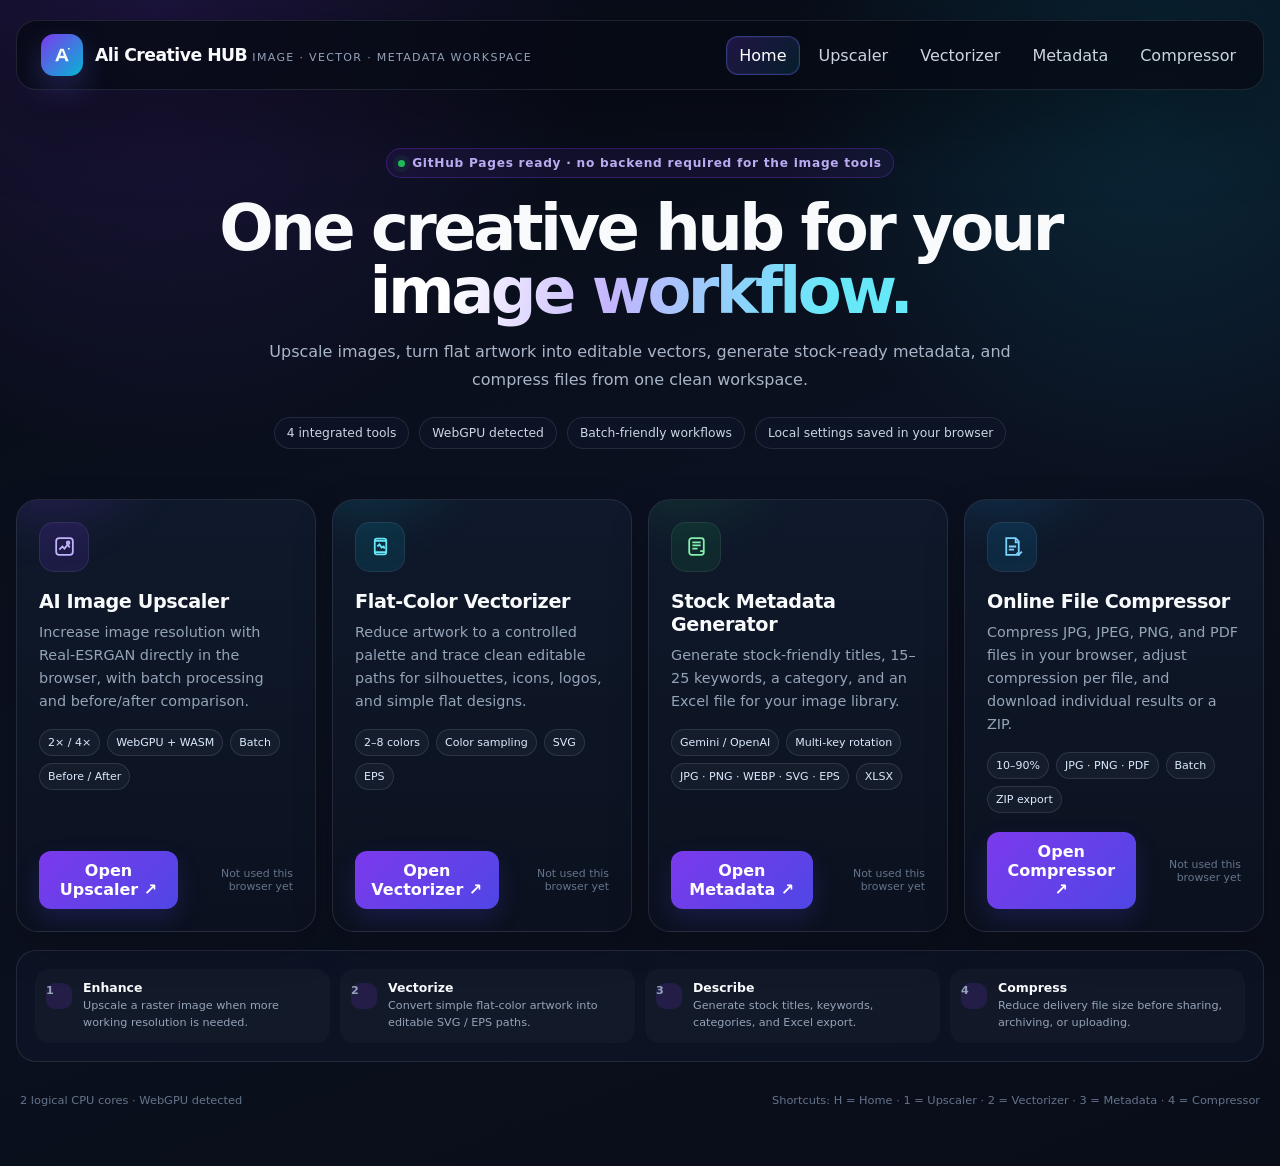
<file: index.html>
<!doctype html>
<html lang="en">
<head>
  <meta charset="utf-8">
  <meta name="viewport" content="width=device-width, initial-scale=1">
  <meta name="theme-color" content="#070b15">
  <meta name="description" content="Ali Creative HUB — a unified GitHub Pages workspace for image upscaling, flat-color vectorization, and stock metadata generation.">
  <title>Ali Creative HUB</title>
  <link rel="icon" href="data:image/svg+xml,%3Csvg xmlns='http://www.w3.org/2000/svg' viewBox='0 0 100 100'%3E%3Cdefs%3E%3ClinearGradient id='g' x1='0' y1='0' x2='1' y2='1'%3E%3Cstop stop-color='%237c3aed'/%3E%3Cstop offset='1' stop-color='%2306b6d4'/%3E%3C/linearGradient%3E%3C/defs%3E%3Crect width='100' height='100' rx='24' fill='%23070b15'/%3E%3Crect x='10' y='10' width='80' height='80' rx='20' fill='url(%23g)'/%3E%3Cpath d='M25 67 39 34l6 0 14 33h-8l-3-8H36l-3 8zM39 52h7l-3.5-9z' fill='white'/%3E%3C/svg%3E">
  <link rel="stylesheet" href="assets/hub.css">
</head>
<body>
  <div class="page">
    <header class="topbar">
      <button class="brand" id="homeNav" type="button" aria-label="Open Ali Creative HUB home" style="background:transparent;color:inherit;cursor:pointer;text-align:left">
        <span class="logo" aria-hidden="true">
          <svg viewBox="0 0 24 24" fill="none"><path d="M5.2 18.2 10.2 5.8h3.4l5.1 12.4h-3.1l-1-2.9H9.2l-1 2.9H5.2Zm5-5.5h3.7L12 7.5l-1.8 5.2Z" fill="currentColor"/><path d="M18.1 5.1h1.5v1.5h-1.5z" fill="currentColor"/></svg>
        </span>
        <span>
          <span class="brand-title">Ali Creative HUB</span>
          <span class="brand-sub">IMAGE · VECTOR · METADATA WORKSPACE</span>
        </span>
      </button>
      <nav class="nav" aria-label="Main navigation">
        <button class="nav-btn active" data-open-tool="home" type="button">Home</button>
        <button class="nav-btn" data-open-tool="upscaler" type="button">Upscaler</button>
        <button class="nav-btn" data-open-tool="vectorizer" type="button">Vectorizer</button>
        <button class="nav-btn" data-open-tool="metadata" type="button">Metadata</button>
        <button class="nav-btn" data-open-tool="compressor" type="button">Compressor</button>
      </nav>
    </header>

    <section id="homeView" class="home-view">
      <div class="hero">
        <div class="hero-kicker"><span class="status-dot"></span> GitHub Pages ready · no backend required for the image tools</div>
        <h1>One creative hub for your <span class="gradient-text">image workflow.</span></h1>
        <p>Upscale images, turn flat artwork into editable vectors, generate stock-ready metadata, and compress files from one clean workspace.</p>
        <div class="hero-stats">
          <span class="stat-chip">4 integrated tools</span>
          <span class="stat-chip" id="browserStatus">Checking browser…</span>
          <span class="stat-chip">Batch-friendly workflows</span>
          <span class="stat-chip">Local settings saved in your browser</span>
        </div>
      </div>

      <section class="tool-grid" aria-label="Creative tools">
        <article class="tool-card" data-card-tool="upscaler" style="--card-glow:rgba(124,58,237,.17);--icon-bg:rgba(124,58,237,.14);--icon-color:#c4b5fd">
          <div class="tool-icon" aria-hidden="true"><svg viewBox="0 0 24 24" fill="none" stroke="currentColor" stroke-width="1.7"><rect x="4" y="4" width="16" height="16" rx="3"/><path d="m7 15 3-3 2 2 3-4 2 3"/><circle cx="15.5" cy="8.5" r="1.3"/></svg></div>
          <h2>AI Image Upscaler</h2>
          <p>Increase image resolution with Real-ESRGAN directly in the browser, with batch processing and before/after comparison.</p>
          <div class="feature-row"><span class="badge">2× / 4×</span><span class="badge">WebGPU + WASM</span><span class="badge">Batch</span><span class="badge">Before / After</span></div>
          <div class="tool-footer"><button class="open-btn" data-open-tool="upscaler" type="button">Open Upscaler ↗</button><span class="last-use" data-last-use="upscaler">Not used this browser yet</span></div>
        </article>

        <article class="tool-card" data-card-tool="vectorizer" style="--card-glow:rgba(6,182,212,.14);--icon-bg:rgba(6,182,212,.12);--icon-color:#67e8f9">
          <div class="tool-icon" aria-hidden="true"><svg viewBox="0 0 24 24" fill="none" stroke="currentColor" stroke-width="1.7"><path d="M7 6.5h10M6 17.5h12M8.5 4.5h7a2 2 0 0 1 2 2v11a2 2 0 0 1-2 2h-7a2 2 0 0 1-2-2v-11a2 2 0 0 1 2-2Z"/><path d="m9 12 2-2 2 3 2-1 1 2"/></svg></div>
          <h2>Flat-Color Vectorizer</h2>
          <p>Reduce artwork to a controlled palette and trace clean editable paths for silhouettes, icons, logos, and simple flat designs.</p>
          <div class="feature-row"><span class="badge">2–8 colors</span><span class="badge">Color sampling</span><span class="badge">SVG</span><span class="badge">EPS</span></div>
          <div class="tool-footer"><button class="open-btn" data-open-tool="vectorizer" type="button">Open Vectorizer ↗</button><span class="last-use" data-last-use="vectorizer">Not used this browser yet</span></div>
        </article>

        <article class="tool-card" data-card-tool="metadata" style="--card-glow:rgba(34,197,94,.12);--icon-bg:rgba(34,197,94,.10);--icon-color:#86efac">
          <div class="tool-icon" aria-hidden="true"><svg viewBox="0 0 24 24" fill="none" stroke="currentColor" stroke-width="1.7"><rect x="5" y="4" width="14" height="16" rx="2.5"/><path d="M8 8h8M8 11h8M8 14h5"/><path d="M15.5 16.5h3"/></svg></div>
          <h2>Stock Metadata Generator</h2>
          <p>Generate stock-friendly titles, 15–25 keywords, a category, and an Excel file for your image library.</p>
          <div class="feature-row"><span class="badge">Gemini / OpenAI</span><span class="badge">Multi-key rotation</span><span class="badge">JPG · PNG · WEBP · SVG · EPS</span><span class="badge">XLSX</span></div>
          <div class="tool-footer"><button class="open-btn" data-open-tool="metadata" type="button">Open Metadata ↗</button><span class="last-use" data-last-use="metadata">Not used this browser yet</span></div>
        </article>


        <article class="tool-card" data-card-tool="compressor" style="--card-glow:rgba(14,165,233,.14);--icon-bg:rgba(14,165,233,.12);--icon-color:#7dd3fc">
          <div class="tool-icon" aria-hidden="true"><svg viewBox="0 0 24 24" fill="none" stroke="currentColor" stroke-width="1.7"><path d="M6 4h9l3 3v13H6z"/><path d="M15 4v4h3M8.5 12h7M8.5 15h5"/><path d="m16 18 2 2 3-3"/></svg></div>
          <h2>Online File Compressor</h2>
          <p>Compress JPG, JPEG, PNG, and PDF files in your browser, adjust compression per file, and download individual results or a ZIP.</p>
          <div class="feature-row"><span class="badge">10–90%</span><span class="badge">JPG · PNG · PDF</span><span class="badge">Batch</span><span class="badge">ZIP export</span></div>
          <div class="tool-footer"><button class="open-btn" data-open-tool="compressor" type="button">Open Compressor ↗</button><span class="last-use" data-last-use="compressor">Not used this browser yet</span></div>
        </article>
      </section>

      <section class="workflow" aria-label="Suggested workflow">
        <div class="workflow-step"><span class="step-number">1</span><div><strong>Enhance</strong><span>Upscale a raster image when more working resolution is needed.</span></div></div>
        <div class="workflow-step"><span class="step-number">2</span><div><strong>Vectorize</strong><span>Convert simple flat-color artwork into editable SVG / EPS paths.</span></div></div>
        <div class="workflow-step"><span class="step-number">3</span><div><strong>Describe</strong><span>Generate stock titles, keywords, categories, and Excel export.</span></div></div>
        <div class="workflow-step"><span class="step-number">4</span><div><strong>Compress</strong><span>Reduce delivery file size before sharing, archiving, or uploading.</span></div></div>
      </section>

      <div class="home-foot"><span id="systemNote">Checking browser capabilities…</span><span>Shortcuts: H = Home · 1 = Upscaler · 2 = Vectorizer · 3 = Metadata · 4 = Compressor</span></div>
    </section>

    <section id="toolView" class="tool-view">
      <div class="tool-head"><div class="tool-head-title"><strong id="activeToolTitle">Creative Tool</strong><span id="activeToolSub">Select a tool</span></div><div class="tool-head-actions"><button id="homeFromToolBtn" class="mini-btn" type="button">← Home</button><button id="reloadBtn" class="mini-btn" type="button">Reload tool</button><button id="standaloneBtn" class="mini-btn" type="button">Open standalone ↗</button></div></div>
      <iframe id="activeToolFrame" class="tool-frame" title="Ali Creative HUB tool" loading="lazy" allow="clipboard-write" referrerpolicy="strict-origin-when-cross-origin"></iframe>
    </section>
  </div>

  <script src="assets/hub.js"></script>
</body>
</html>
</file>
<file: assets/hub.css>
:root{
  --bg:#070b15;
  --bg-2:#0b1120;
  --panel:rgba(15,23,42,.76);
  --panel-solid:#0f172a;
  --panel-2:#111b2e;
  --border:rgba(148,163,184,.16);
  --border-strong:rgba(99,102,241,.42);
  --text:#f8fafc;
  --muted:#94a3b8;
  --muted-2:#64748b;
  --accent:#7c3aed;
  --accent-2:#06b6d4;
  --accent-3:#22c55e;
  --shadow:0 30px 80px rgba(0,0,0,.38);
  --radius:22px;
}
*{box-sizing:border-box}
html{scroll-behavior:smooth}
body{margin:0;min-height:100vh;color:var(--text);font-family:Inter,ui-sans-serif,system-ui,-apple-system,BlinkMacSystemFont,"Segoe UI",sans-serif;background:
radial-gradient(circle at 12% 0%,rgba(124,58,237,.18),transparent 28%),
radial-gradient(circle at 90% 10%,rgba(6,182,212,.14),transparent 24%),
linear-gradient(160deg,var(--bg),var(--bg-2) 48%,#090d18);}
button,a{font:inherit}
a{color:inherit}
button{border:0}
.page{width:min(1440px,calc(100% - 32px));margin:0 auto;padding:20px 0 46px}
.topbar{position:sticky;top:12px;z-index:40;display:flex;gap:18px;align-items:center;justify-content:space-between;padding:12px 14px 12px 18px;border:1px solid var(--border);background:rgba(7,11,21,.80);backdrop-filter:blur(22px);border-radius:20px;box-shadow:var(--shadow)}
.brand{display:flex;align-items:center;gap:12px;min-width:0}
.logo{width:42px;height:42px;display:grid;place-items:center;border-radius:13px;background:linear-gradient(135deg,#7c3aed,#06b6d4);box-shadow:0 12px 30px rgba(99,102,241,.28)}
.logo svg{width:24px;height:24px}
.brand-title{font-weight:900;letter-spacing:-.03em;font-size:1.08rem;line-height:1.05}
.brand-sub{font-size:.69rem;color:var(--muted);letter-spacing:.12em;margin-top:4px}
.nav{display:flex;gap:6px;align-items:center;flex-wrap:wrap;justify-content:flex-end}
.nav-btn{padding:9px 12px;border-radius:12px;background:transparent;color:#cbd5e1;cursor:pointer;transition:.2s;border:1px solid transparent}
.nav-btn:hover{background:rgba(148,163,184,.09);color:white}
.nav-btn.active{background:linear-gradient(135deg,rgba(124,58,237,.22),rgba(6,182,212,.12));border-color:var(--border-strong);color:white;box-shadow:inset 0 0 0 1px rgba(255,255,255,.03)}
.status-dot{display:inline-block;width:7px;height:7px;border-radius:50%;background:#22c55e;box-shadow:0 0 0 5px rgba(34,197,94,.08);margin-right:7px}
.hero{padding:58px 14px 30px;text-align:center}
.hero-kicker{display:inline-flex;align-items:center;padding:7px 11px;border:1px solid rgba(124,58,237,.33);border-radius:999px;background:rgba(124,58,237,.09);color:#c4b5fd;font-weight:700;font-size:.76rem;letter-spacing:.06em}
.hero h1{font-size:clamp(2.3rem,5vw,4.6rem);line-height:.98;max-width:980px;margin:19px auto 16px;letter-spacing:-.055em}
.gradient-text{background:linear-gradient(100deg,#fff 15%,#c4b5fd 45%,#67e8f9 85%);-webkit-background-clip:text;background-clip:text;color:transparent}
.hero p{max-width:760px;margin:0 auto;color:#a9b5c8;line-height:1.7;font-size:1rem}
.hero-stats{display:flex;justify-content:center;gap:10px;flex-wrap:wrap;margin-top:24px}
.stat-chip{border:1px solid var(--border);background:rgba(15,23,42,.56);border-radius:999px;padding:8px 12px;font-size:.77rem;color:#cbd5e1}
.tool-grid{display:grid;grid-template-columns:repeat(4,minmax(0,1fr));gap:16px;margin-top:20px}
.tool-card{position:relative;overflow:hidden;display:flex;flex-direction:column;min-height:305px;padding:22px;border:1px solid var(--border);border-radius:var(--radius);background:linear-gradient(180deg,rgba(17,27,46,.86),rgba(12,18,31,.83));box-shadow:0 16px 40px rgba(0,0,0,.18);transition:.25s}
.tool-card::before{content:"";position:absolute;inset:-40% auto auto -20%;width:190px;height:190px;border-radius:50%;background:var(--card-glow,rgba(124,58,237,.12));filter:blur(25px);pointer-events:none}
.tool-card:hover{transform:translateY(-4px);border-color:rgba(124,58,237,.38);box-shadow:0 22px 60px rgba(0,0,0,.30)}
.tool-icon{width:50px;height:50px;display:grid;place-items:center;border-radius:15px;background:var(--icon-bg,rgba(124,58,237,.12));color:var(--icon-color,#c4b5fd);border:1px solid rgba(255,255,255,.08)}
.tool-icon svg{width:25px;height:25px}
.tool-card h2{font-size:1.2rem;margin:18px 0 8px;letter-spacing:-.02em}
.tool-card p{color:var(--muted);line-height:1.6;font-size:.9rem;margin:0}
.feature-row{display:flex;gap:7px;flex-wrap:wrap;margin:16px 0 19px}
.badge{font-size:.69rem;color:#dbeafe;border:1px solid rgba(148,163,184,.18);background:rgba(148,163,184,.06);padding:6px 8px;border-radius:999px}
.tool-footer{margin-top:auto;display:flex;justify-content:space-between;align-items:center;gap:10px}
.open-btn{display:inline-flex;align-items:center;gap:8px;padding:10px 13px;border-radius:12px;background:linear-gradient(135deg,#7c3aed,#4f46e5);color:white;text-decoration:none;font-weight:800;cursor:pointer;box-shadow:0 10px 24px rgba(79,70,229,.2)}
.open-btn:hover{filter:brightness(1.06)}
.last-use{font-size:.68rem;color:var(--muted-2);text-align:right}
.workflow{margin-top:18px;padding:18px;border:1px solid var(--border);border-radius:20px;background:rgba(15,23,42,.58);display:grid;grid-template-columns:repeat(4,1fr);gap:10px}
.workflow-step{display:flex;gap:11px;align-items:flex-start;padding:11px;border-radius:14px;background:rgba(255,255,255,.022)}
.step-number{width:26px;height:26px;flex:0 0 26px;display:grid;place-items:center;border-radius:9px;background:rgba(124,58,237,.16);color:#c4b5fd;font-weight:900;font-size:.75rem}
.workflow strong{display:block;font-size:.78rem}.workflow span{display:block;color:var(--muted);font-size:.7rem;margin-top:3px;line-height:1.5}
.home-foot{display:flex;justify-content:space-between;gap:12px;align-items:center;margin-top:18px;padding:13px 4px;color:var(--muted-2);font-size:.71rem}
.tool-view{display:none;margin-top:18px}
.tool-view.active{display:block}
.tool-head{display:flex;gap:12px;align-items:center;justify-content:space-between;margin:0 0 10px;padding:10px 12px;border:1px solid var(--border);border-radius:15px;background:rgba(15,23,42,.63)}
.tool-head-title{display:flex;align-items:center;gap:10px;min-width:0}.tool-head-title strong{font-size:.82rem}.tool-head-title span{color:var(--muted);font-size:.72rem;margin-left:5px}
.tool-head-actions{display:flex;gap:7px}.mini-btn{cursor:pointer;color:#cbd5e1;background:rgba(148,163,184,.08);border:1px solid var(--border);padding:7px 9px;border-radius:9px;font-size:.72rem}.mini-btn:hover{background:rgba(148,163,184,.13);color:white}
.tool-frame{width:100%;border:1px solid var(--border);border-radius:20px;background:white;display:block;min-height:700px;height:760px;overflow:hidden;box-shadow:var(--shadow)}
.home-view.hidden{display:none}
@media (max-width:1250px){.tool-grid{grid-template-columns:repeat(2,minmax(0,1fr))}.tool-card{min-height:250px}.workflow{grid-template-columns:repeat(2,1fr)}}
@media (max-width:760px){.page{width:min(100% - 16px,1440px);padding-top:8px}.topbar{top:6px;border-radius:15px;padding:10px}.nav{width:100%;justify-content:flex-start;overflow:auto;flex-wrap:nowrap}.nav-btn{white-space:nowrap}.hero{padding:42px 8px 18px}.hero h1{font-size:2.55rem}.hero p{font-size:.92rem}.tool-head{align-items:flex-start;flex-direction:column}.tool-head-actions{width:100%}.mini-btn{flex:1}.tool-frame{min-height:720px;height:900px;border-radius:16px}}
@media (max-width:760px){.tool-grid{grid-template-columns:1fr}.workflow{grid-template-columns:1fr}}
@media (prefers-reduced-motion:reduce){*,*::before,*::after{scroll-behavior:auto!important;transition:none!important}}
</file>
